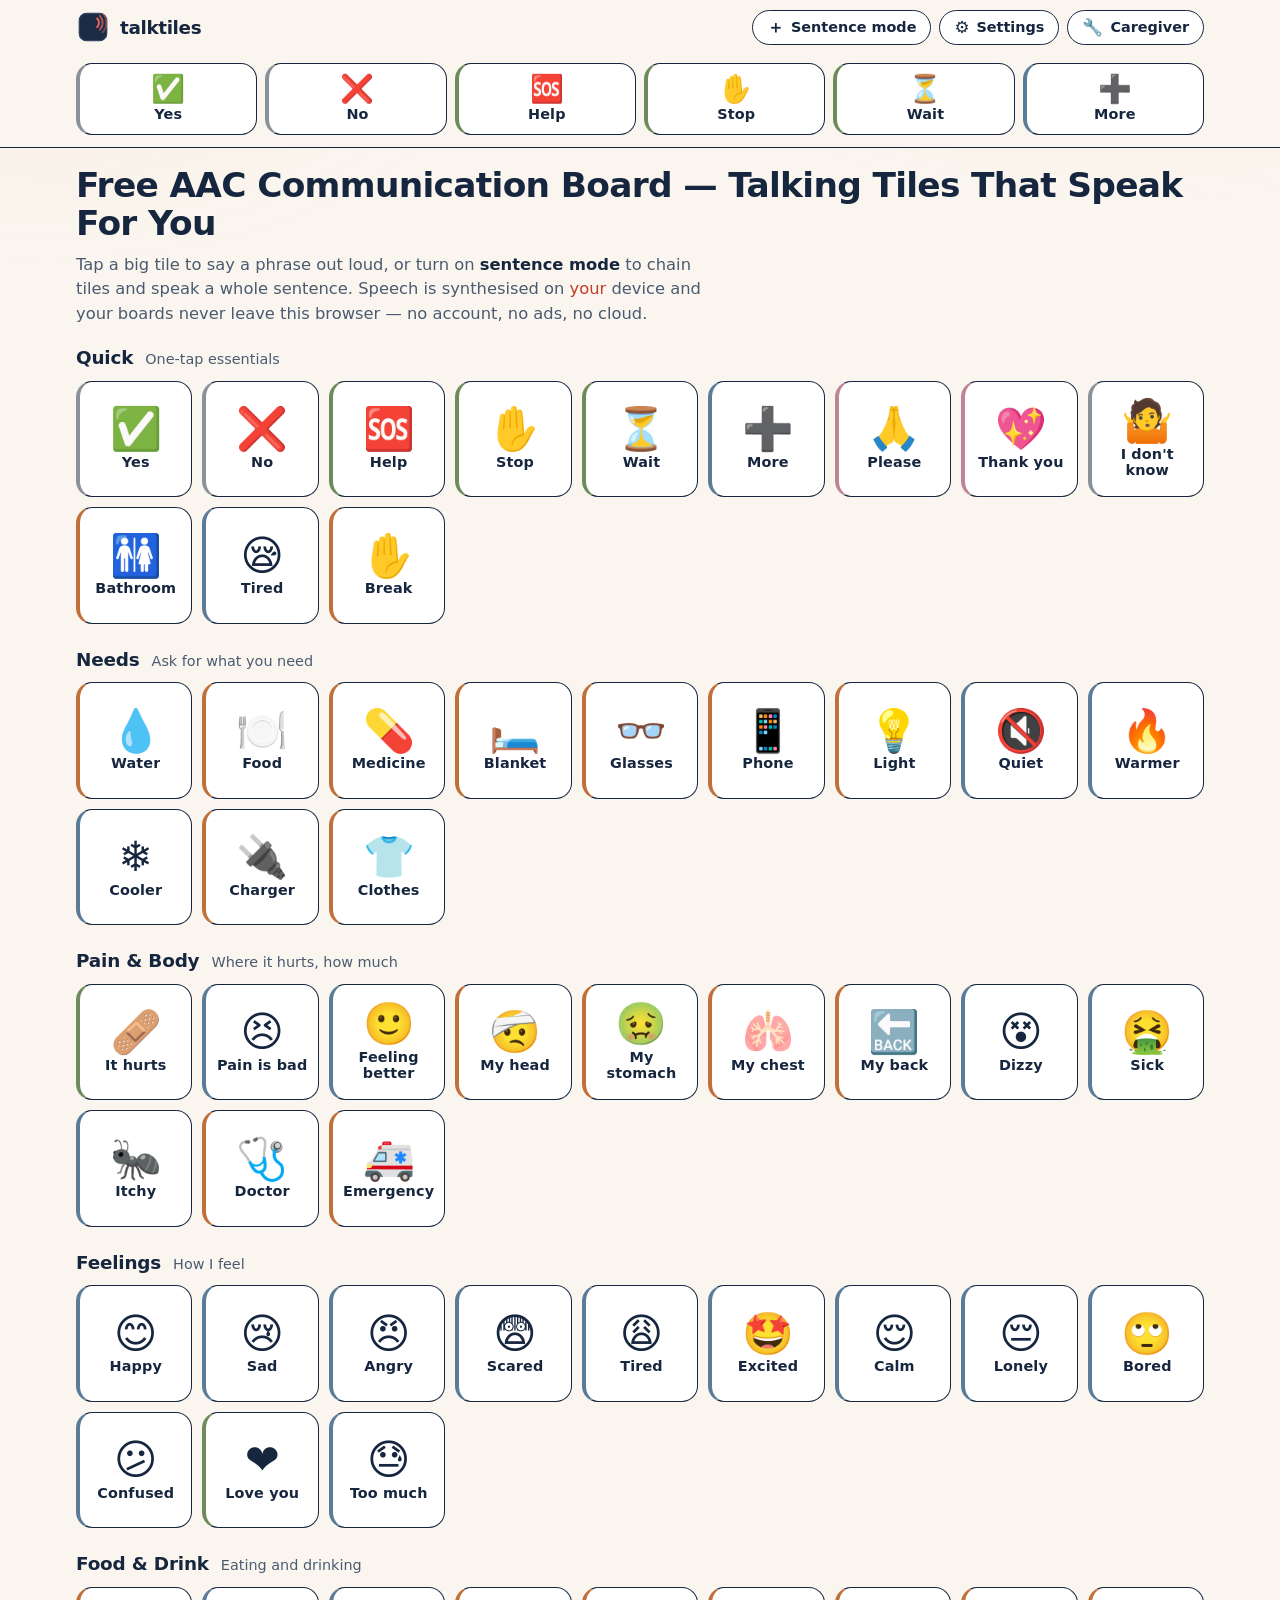
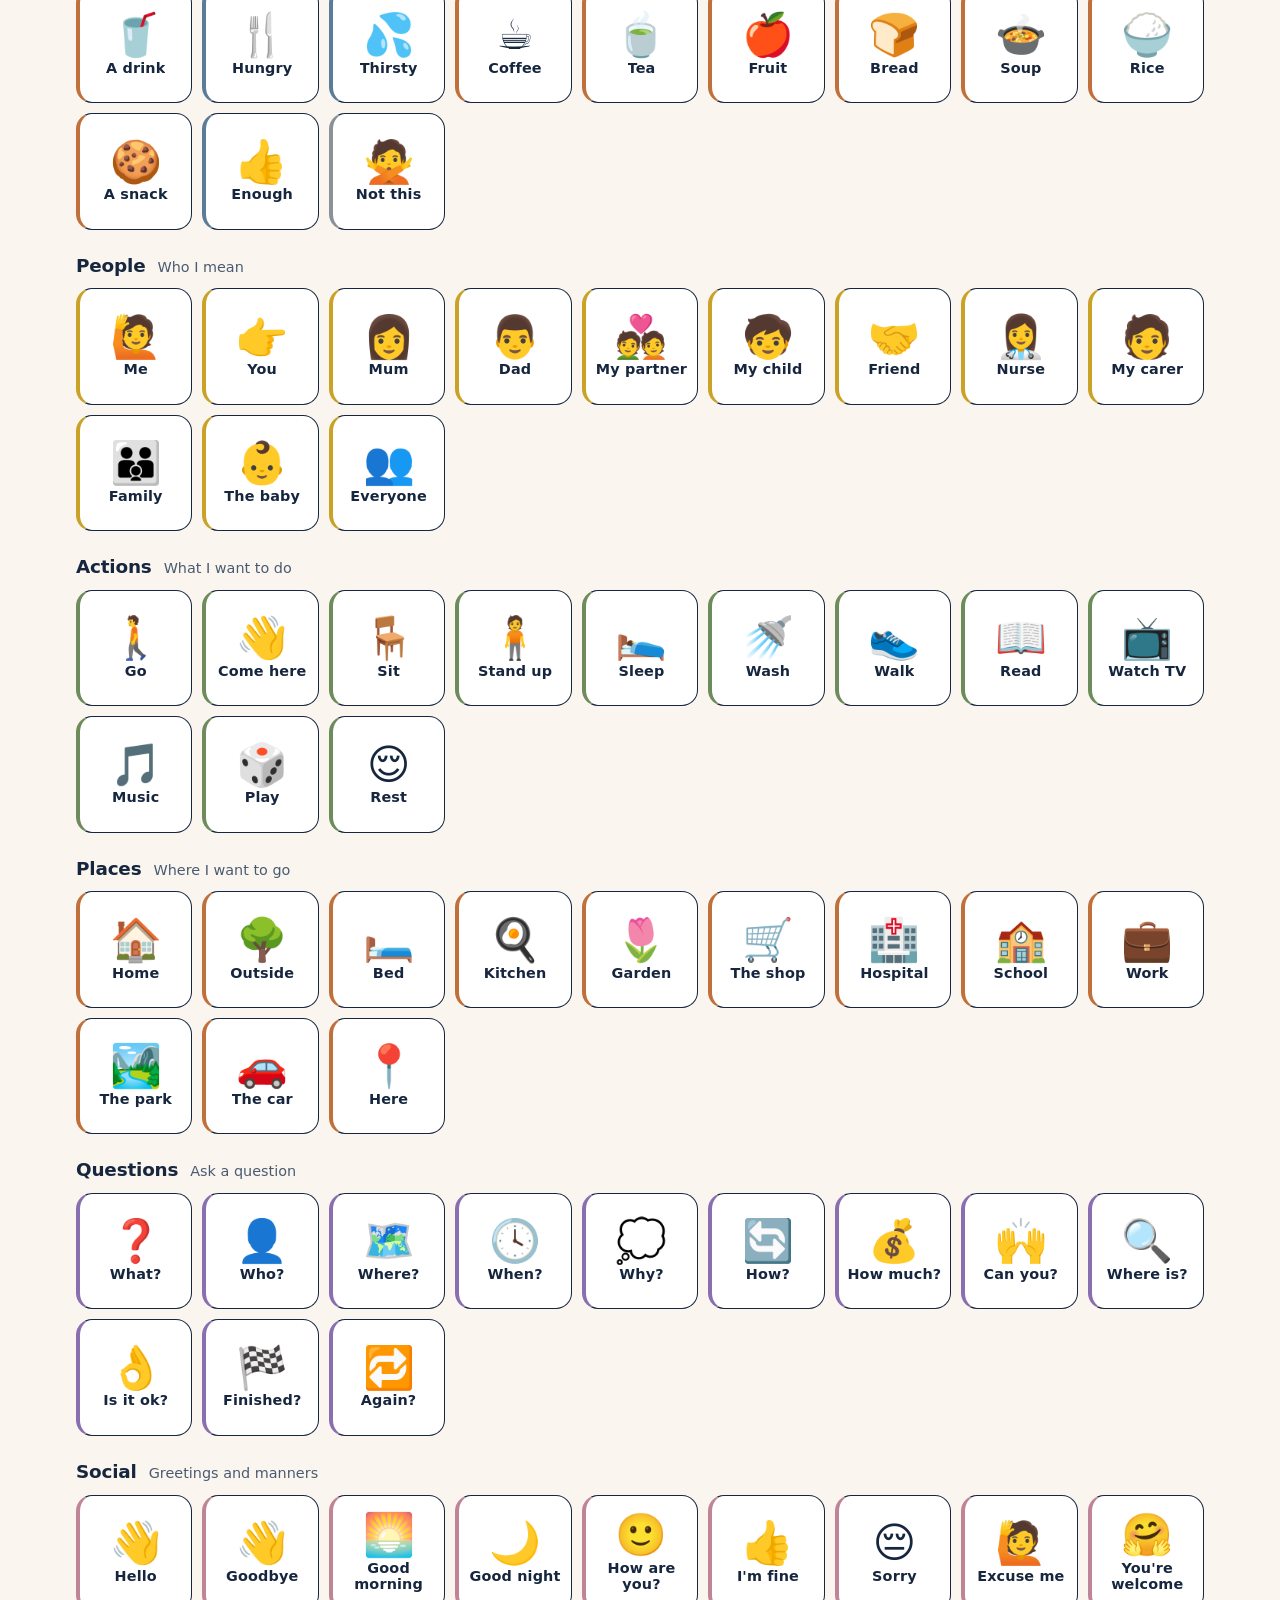
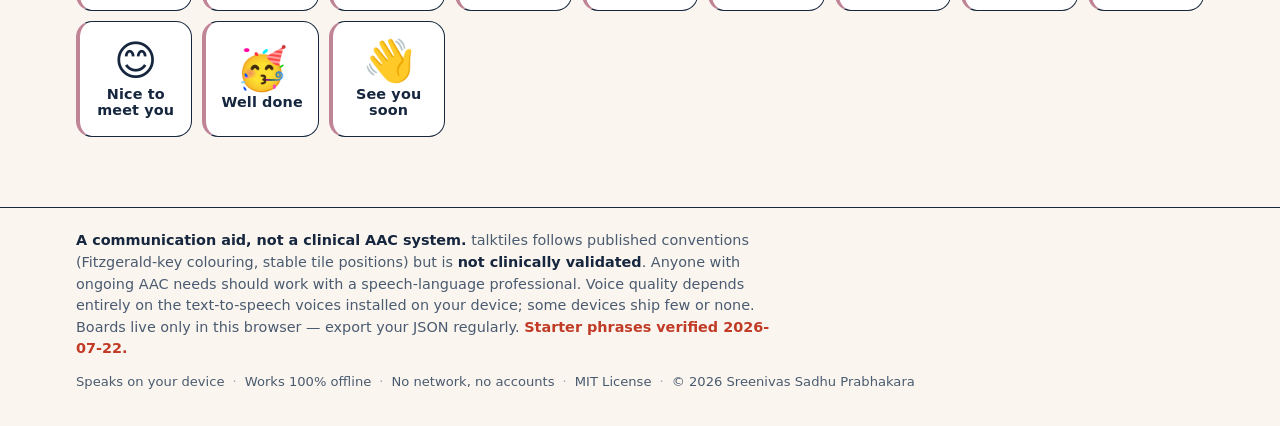
<file: index.html>
<!doctype html>
<html lang="en">
<head>
  <meta charset="utf-8">
  <meta name="viewport" content="width=device-width, initial-scale=1, viewport-fit=cover">
  <meta http-equiv="Content-Security-Policy" content="default-src 'self'; connect-src 'none'; img-src 'self' data:; base-uri 'none'; form-action 'none'; frame-ancestors 'none'; object-src 'none'">
  <title>talktiles — free AAC communication board that speaks for you</title>
  <meta name="description" content="A free, private AAC communication board: tap big emoji tiles that speak aloud on your device, or chain them into a sentence. No account, no ads, no cloud — your boards never leave your browser.">
  <meta name="color-scheme" content="dark light">
  <link rel="canonical" href="https://sreenivas-sadhu-prabhakara.github.io/talktiles/">
  <meta name="robots" content="index, follow, max-image-preview:large">
  <meta name="author" content="Sreenivas Sadhu Prabhakara">
  <meta name="keywords" content="free AAC communication board, talking tiles, tap to speak, text to speech board, AAC app, aphasia communication, non-speaking, speech generating, caregiver editable, offline AAC, private communication board">
  <meta name="theme-color" content="#0E1A2B" media="(prefers-color-scheme: dark)">
  <meta name="theme-color" content="#FAF6EF" media="(prefers-color-scheme: light)">

  <!-- Open Graph -->
  <meta property="og:type" content="website">
  <meta property="og:site_name" content="talktiles">
  <meta property="og:title" content="talktiles — free AAC communication board that speaks for you">
  <meta property="og:description" content="Tap big emoji tiles that speak aloud on your device, or chain them into a sentence. No account, no ads, no cloud — your boards never leave your browser.">
  <meta property="og:url" content="https://sreenivas-sadhu-prabhakara.github.io/talktiles/">
  <meta property="og:locale" content="en_US">
  <meta property="og:image" content="https://sreenivas-sadhu-prabhakara.github.io/talktiles/og-image.png">
  <meta property="og:image:width" content="1200">
  <meta property="og:image:height" content="630">
  <meta property="og:image:alt" content="talktiles — talking tiles that speak for you">

  <!-- Twitter -->
  <meta name="twitter:card" content="summary_large_image">
  <meta name="twitter:title" content="talktiles — free AAC communication board that speaks for you">
  <meta name="twitter:description" content="Tap big emoji tiles that speak aloud on your device, or chain them into a sentence. Private by construction — nothing leaves your browser.">
  <meta name="twitter:image" content="https://sreenivas-sadhu-prabhakara.github.io/talktiles/og-image.png">
  <meta name="twitter:image:alt" content="talktiles — talking tiles that speak for you">

  <link rel="stylesheet" href="styles.css">
  <link rel="icon" href="favicon.svg" type="image/svg+xml">
  <link rel="apple-touch-icon" href="apple-touch-icon.png">
  <link rel="manifest" href="manifest.webmanifest">

  <script type="application/ld+json">
  {
    "@context": "https://schema.org",
    "@type": "WebApplication",
    "name": "talktiles",
    "description": "A free, private AAC communication board. Tap big emoji tiles that speak aloud via on-device speech synthesis, or chain them into a sentence strip. Caregiver-editable, printable, works fully offline.",
    "url": "https://sreenivas-sadhu-prabhakara.github.io/talktiles/",
    "applicationCategory": "HealthApplication",
    "operatingSystem": "Any (modern web browser)",
    "browserRequirements": "Requires a modern web browser with JavaScript and at least one installed text-to-speech voice.",
    "isAccessibleForFree": true,
    "offers": { "@type": "Offer", "price": "0", "priceCurrency": "USD" },
    "license": "https://opensource.org/licenses/MIT",
    "author": { "@type": "Person", "name": "Sreenivas Sadhu Prabhakara" },
    "softwareVersion": "0.1.0",
    "featureList": [
      "Tap-to-speak emoji tiles using on-device speech synthesis",
      "120-phrase starter board across 10 categories",
      "Always-visible Quick bar: yes, no, help, stop, wait, more",
      "Sentence strip to chain tiles and speak a composed sentence",
      "Caregiver mode to add, edit, delete and reorder tiles",
      "Export and import the whole board as a JSON file",
      "Print-friendly paper backup of every board",
      "Runs 100% offline; nothing leaves your browser"
    ]
  }
  </script>
  <script type="application/ld+json">
  {
    "@context": "https://schema.org",
    "@type": "FAQPage",
    "mainEntity": [
      {
        "@type": "Question",
        "name": "Is talktiles private, and does it work offline?",
        "acceptedAnswer": {
          "@type": "Answer",
          "text": "Yes. talktiles runs entirely in your browser and its Content-Security-Policy sets connect-src to none, so the page cannot make any network request. Your boards, custom tiles and settings live only in this browser's local storage. Speech is synthesised on your own device. Once loaded it keeps working with no internet at all."
        }
      },
      {
        "@type": "Question",
        "name": "Why is there no voice input or speech recognition?",
        "acceptedAnswer": {
          "@type": "Answer",
          "text": "Browser speech recognition (for example Chrome's) sends your audio to the vendor's servers, which would break the privacy guarantee. So voice input is left out on purpose rather than faked. talktiles only speaks out, using local text-to-speech."
        }
      },
      {
        "@type": "Question",
        "name": "Is talktiles a clinical AAC system?",
        "acceptedAnswer": {
          "@type": "Answer",
          "text": "No. talktiles is a free communication aid that follows published conventions such as Fitzgerald-key colour coding and stable tile positions, but it is not clinically validated. Anyone with ongoing AAC needs should work with a speech-language professional."
        }
      },
      {
        "@type": "Question",
        "name": "Can a caregiver customise the tiles?",
        "acceptedAnswer": {
          "@type": "Answer",
          "text": "Yes. Long-press the gear and confirm to enter Caregiver mode, then add, edit, delete or reorder tiles and categories. New tiles are added to the end so existing tile positions stay motor-planning stable. Export the board as JSON to move it to another device."
        }
      }
    ]
  }
  </script>
</head>
<body>
  <a class="skip-link" href="#board">Skip to the board</a>

  <!-- ============ SENTENCE STRIP + QUICK BAR (sticky top) ============ -->
  <header class="top" id="top">
    <div class="top__row">
      <a class="brand" href="#top" aria-label="talktiles home">
        <svg class="brand__mark" viewBox="0 0 32 32" aria-hidden="true">
          <rect x="3" y="3" width="26" height="26" rx="7" fill="#1B2C47" stroke="#2C3F5F" stroke-width="1"/>
          <path d="M20 8a6 6 0 0 1 0 8" fill="none" stroke="#FF6B57" stroke-width="1.8" stroke-linecap="round"/>
          <path d="M22.5 5.5a9.5 9.5 0 0 1 0 13" fill="none" stroke="#FF6B57" stroke-width="1.8" stroke-linecap="round" opacity="0.66"/>
          <path d="M25 3a13 13 0 0 1 0 18" fill="none" stroke="#FF6B57" stroke-width="1.8" stroke-linecap="round" opacity="0.4"/>
        </svg>
        <span class="brand__word">talktiles</span>
      </a>

      <div class="top__actions">
        <button type="button" class="iconbtn" id="stripModeBtn" aria-pressed="false" title="Build a sentence by tapping tiles">
          <span class="iconbtn__glyph" aria-hidden="true">＋</span><span class="iconbtn__txt">Sentence mode</span>
        </button>
        <button type="button" class="iconbtn" id="settingsBtn" title="Voice and display settings">
          <span class="iconbtn__glyph" aria-hidden="true">⚙</span><span class="iconbtn__txt">Settings</span>
        </button>
        <button type="button" class="iconbtn iconbtn--gear" id="caregiverBtn"
                title="Long-press to enter Caregiver mode" aria-pressed="false">
          <span class="iconbtn__glyph" aria-hidden="true">🔧</span><span class="iconbtn__txt">Caregiver</span>
        </button>
      </div>
    </div>

    <!-- Sentence strip (shown in sentence mode) -->
    <div class="strip" id="strip" hidden aria-label="Sentence strip">
      <div class="strip__tiles" id="stripTiles" aria-live="polite"></div>
      <div class="strip__controls">
        <button type="button" class="btn btn--primary" id="speakStripBtn">🔊 Speak sentence</button>
        <button type="button" class="btn btn--ghost" id="backspaceBtn" aria-label="Remove last tile">⌫</button>
        <button type="button" class="btn btn--ghost" id="clearStripBtn">Clear</button>
      </div>
    </div>

    <!-- Always-visible Quick bar -->
    <nav class="quickbar" id="quickbar" aria-label="Quick phrases — always available"></nav>
  </header>

  <main id="board">
    <h1 class="pagetitle">Free AAC Communication Board — Talking Tiles That Speak For You</h1>
    <p class="lede">
      Tap a big tile to say a phrase out loud, or turn on <strong>sentence mode</strong> to chain tiles
      and speak a whole sentence. Speech is synthesised on <em>your</em> device and your boards never leave
      this browser — no account, no ads, no cloud.
    </p>

    <!-- caregiver-mode banner -->
    <div class="carebar" id="carebar" hidden role="status">
      <span class="carebar__dot" aria-hidden="true"></span>
      <span><strong>Caregiver mode is on.</strong> Tap a tile to edit it, or use the buttons on each category. Long-press the wrench again to leave.</span>
      <button type="button" class="btn btn--ghost" id="exitCareBtn">Done editing</button>
    </div>

    <!-- unsaved-edits nag -->
    <div class="nag" id="nag" hidden role="status">
      <span>You have edited your board. Export a backup so you don't lose it if this browser is cleared.</span>
      <button type="button" class="btn btn--primary" id="nagExportBtn">Export board (JSON)</button>
      <button type="button" class="btn btn--ghost" id="nagDismissBtn" aria-label="Dismiss reminder">Later</button>
    </div>

    <section class="board" id="categories" aria-label="Communication tiles by category"></section>
  </main>

  <!-- ============ SETTINGS PANEL (dialog) ============ -->
  <div class="modal" id="settingsModal" hidden>
    <div class="modal__scrim" data-close="settings"></div>
    <div class="modal__card" role="dialog" aria-modal="true" aria-labelledby="settingsTitle">
      <div class="modal__head">
        <h2 id="settingsTitle">Voice &amp; display</h2>
        <button type="button" class="modal__x" data-close="settings" aria-label="Close settings">✕</button>
      </div>
      <div class="modal__body">
        <div class="field">
          <label for="voiceSel">Voice</label>
          <select id="voiceSel"></select>
          <p class="field__hint" id="voiceHint"></p>
        </div>
        <label class="check">
          <input type="checkbox" id="remoteToggle">
          <span>Show remote voices — <em>synthesised by your browser vendor's servers</em>, not on-device.</span>
        </label>
        <div class="field">
          <label for="rate">Speed <span class="field__val" id="rateVal">1.0</span></label>
          <input type="range" id="rate" min="0.5" max="1.6" step="0.1" value="1">
        </div>
        <div class="field">
          <label for="pitch">Pitch <span class="field__val" id="pitchVal">1.0</span></label>
          <input type="range" id="pitch" min="0.5" max="1.6" step="0.1" value="1">
        </div>
        <div class="field">
          <label for="tileSize">Tile size</label>
          <div class="segmented" role="radiogroup" aria-label="Tile size">
            <label class="seg"><input type="radio" name="tileSize" value="0"><span>Small</span></label>
            <label class="seg"><input type="radio" name="tileSize" value="1" checked><span>Medium</span></label>
            <label class="seg"><input type="radio" name="tileSize" value="2"><span>Large</span></label>
          </div>
        </div>
        <button type="button" class="btn btn--primary btn--full" id="testSpeakBtn">🔊 Test this voice</button>

        <hr class="rule">
        <h3 class="subhead">Your board</h3>
        <div class="btnrow">
          <button type="button" class="btn btn--ghost" id="exportBtn">Export JSON</button>
          <button type="button" class="btn btn--ghost" id="importBtn">Import JSON</button>
          <button type="button" class="btn btn--ghost" id="printBtn">Print paper backup</button>
        </div>
        <input type="file" id="importFile" accept="application/json,.json" hidden>
        <button type="button" class="btn btn--danger btn--full" id="resetBtn">Reset to the starter board</button>
        <p class="field__hint" id="importMsg" aria-live="polite"></p>

        <p class="novoice-note">
          No voice input by design: browser speech <em>recognition</em> ships your audio to vendor
          servers, so it is excluded rather than faked. talktiles only speaks out.
        </p>
      </div>
    </div>
  </div>

  <!-- ============ TILE EDITOR (dialog) ============ -->
  <div class="modal" id="editModal" hidden>
    <div class="modal__scrim" data-close="edit"></div>
    <div class="modal__card" role="dialog" aria-modal="true" aria-labelledby="editTitle">
      <div class="modal__head">
        <h2 id="editTitle">Edit tile</h2>
        <button type="button" class="modal__x" data-close="edit" aria-label="Close editor">✕</button>
      </div>
      <div class="modal__body">
        <div class="field">
          <label>Emoji</label>
          <div class="emojigrid" id="emojiGrid" role="listbox" aria-label="Choose an emoji"></div>
          <p class="field__hint">Current: <span id="emojiCurrent" class="emojicur">🙂</span></p>
        </div>
        <div class="field">
          <label for="editLabel">Label <span class="field__val">(max 20)</span></label>
          <input type="text" id="editLabel" maxlength="20" autocomplete="off">
        </div>
        <div class="field">
          <label for="editSpeak">Spoken phrase</label>
          <input type="text" id="editSpeak" autocomplete="off" placeholder="I want a drink of water, please">
          <p class="field__hint">Plain letters and basic punctuation only, so the voice reads it cleanly.</p>
        </div>
        <div class="field">
          <label for="editStrip">Short word for sentences <span class="field__val">(max 20)</span></label>
          <input type="text" id="editStrip" maxlength="20" autocomplete="off" placeholder="water">
        </div>
        <div class="field">
          <label for="editFitz">Colour tag (Fitzgerald key)</label>
          <select id="editFitz"></select>
        </div>
        <p class="field__hint field__err" id="editErr" aria-live="assertive"></p>
        <div class="btnrow">
          <button type="button" class="btn btn--primary" id="saveTileBtn">Save tile</button>
          <button type="button" class="btn btn--danger" id="deleteTileBtn">Delete tile</button>
        </div>
      </div>
    </div>
  </div>

  <!-- toast for confirmations -->
  <div class="toast" id="toast" role="status" aria-live="polite" hidden></div>

  <!-- ============ FOOTER ============ -->
  <footer class="foot">
    <div class="foot__inner">
      <p class="foot__disclaimer">
        <strong>A communication aid, not a clinical AAC system.</strong> talktiles follows published
        conventions (Fitzgerald-key colouring, stable tile positions) but is <strong>not clinically
        validated</strong>. Anyone with ongoing AAC needs should work with a speech-language professional.
        Voice quality depends entirely on the text-to-speech voices installed on your device; some devices
        ship few or none. Boards live only in this browser — export your JSON regularly.
        <span class="foot__verified">Starter phrases verified 2026-07-22.</span>
      </p>
      <p class="foot__meta">
        <span>Speaks on your device</span><span class="foot__dot">·</span>
        <span>Works 100% offline</span><span class="foot__dot">·</span>
        <span>No network, no accounts</span><span class="foot__dot">·</span>
        <span>MIT License</span><span class="foot__dot">·</span>
        <span>© 2026 Sreenivas Sadhu Prabhakara</span>
      </p>
    </div>
  </footer>

  <script src="data/corpus.js" defer></script>
  <script src="data/engine.js" defer></script>
  <script src="app.js" defer></script>
</body>
</html>
</file>
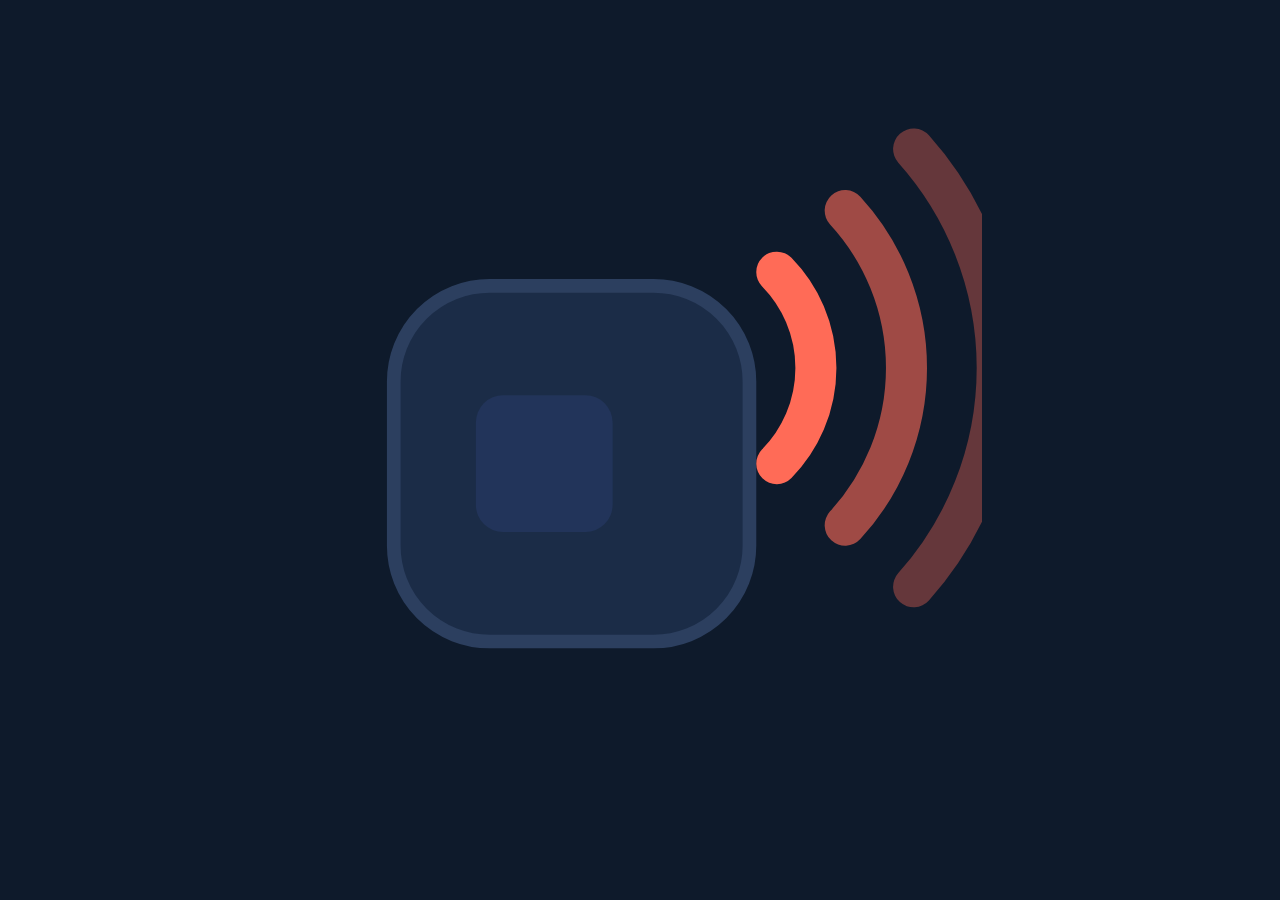
<file: assets/icon.html>
<!doctype html>
<html lang="en">
<head>
<meta charset="utf-8">
<style>
  * { box-sizing: border-box; margin: 0; padding: 0; }
  html, body { width: 100%; height: 100%; overflow: hidden; background: #0E1A2B; }
  body { display: grid; place-items: center; }
  /* 12% safe padding -> art fills middle 76vmin */
  .art { width: 76vmin; height: 76vmin; display: block; }
</style>
</head>
<body>
  <svg class="art" viewBox="0 0 100 100" aria-hidden="true">
    <rect x="14" y="26" width="52" height="52" rx="14" fill="#1B2C47" stroke="#2C3F5F" stroke-width="2"/>
    <rect x="26" y="42" width="20" height="20" rx="4" fill="#22345A"/>
    <path d="M70 24a20 20 0 0 1 0 28" fill="none" stroke="#FF6B57" stroke-width="6" stroke-linecap="round"/>
    <path d="M80 15a34 34 0 0 1 0 46" fill="none" stroke="#FF6B57" stroke-width="6" stroke-linecap="round" opacity="0.6"/>
    <path d="M90 6a48 48 0 0 1 0 64" fill="none" stroke="#FF6B57" stroke-width="6" stroke-linecap="round" opacity="0.36"/>
  </svg>
</body>
</html>
</file>
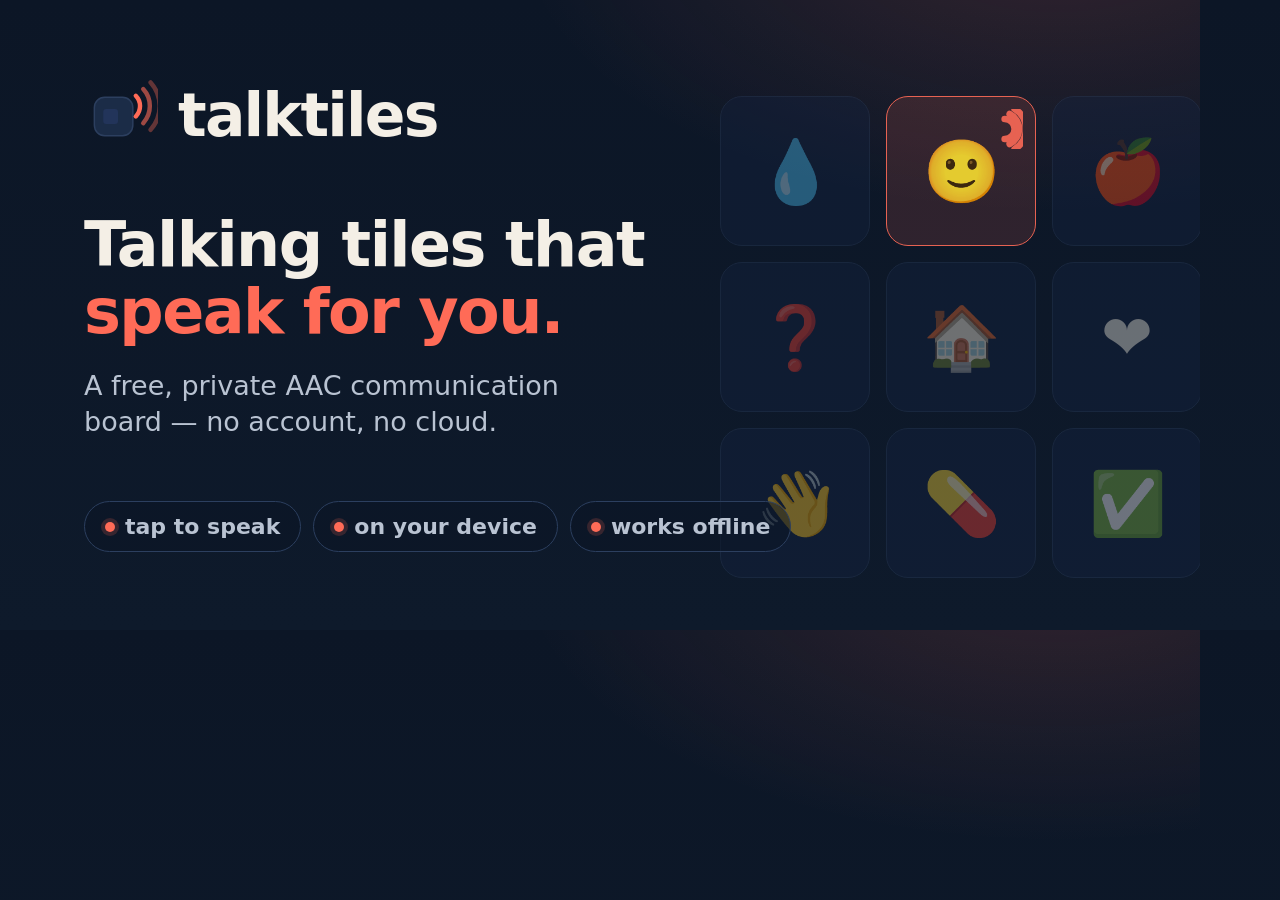
<file: assets/og.html>
<!doctype html>
<html lang="en">
<head>
<meta charset="utf-8">
<style>
  :root {
    --bg: #0E1A2B; --tile: #1B2C47; --tile-dim: #172440; --line: #2C3F5F;
    --ink: #F4EFE6; --ink-dim: #B9C3D2; --coral: #FF6B57;
    --sans: -apple-system, "Segoe UI", Roboto, "Noto Sans", system-ui, Helvetica, Arial, sans-serif;
  }
  * { box-sizing: border-box; margin: 0; padding: 0; }
  html, body { width: 1200px; height: 630px; overflow: hidden; }
  body {
    position: relative; font-family: var(--sans); color: var(--ink);
    background:
      radial-gradient(900px 480px at 88% -12%, rgba(255,107,87,0.16), transparent 60%),
      linear-gradient(180deg, #0c1626 0%, #0E1A2B 100%);
    -webkit-font-smoothing: antialiased;
  }
  .frame { position: absolute; inset: 0; padding: 78px 84px; display: flex; flex-direction: column; justify-content: space-between; }

  .brand { display: flex; align-items: center; gap: 20px; }
  .brand svg { width: 74px; height: 74px; }
  .wordmark { font-size: 60px; font-weight: 800; letter-spacing: -0.03em; }

  .headline { max-width: 660px; }
  .headline h1 { font-size: 62px; font-weight: 800; line-height: 1.08; letter-spacing: -0.025em; }
  .headline .accent { color: var(--coral); }
  .headline p { margin-top: 22px; font-size: 27px; font-weight: 500; color: var(--ink-dim); line-height: 1.35; max-width: 30ch; }

  .chips { display: flex; gap: 12px; }
  .chip {
    display: inline-flex; align-items: center; gap: 10px;
    padding: 12px 20px; border: 1px solid var(--line); border-radius: 999px;
    background: rgba(11,21,36,0.5); font-size: 22px; font-weight: 600; color: var(--ink-dim);
  }
  .chip .dot { width: 10px; height: 10px; border-radius: 50%; background: var(--coral); box-shadow: 0 0 0 4px rgba(255,107,87,0.18); }

  /* dimmed tile field on the right, with one coral tile mid-speech */
  .field { position: absolute; right: -40px; top: 96px; width: 520px; display: grid; grid-template-columns: repeat(3, 150px); gap: 16px; opacity: 0.9; }
  .t {
    width: 150px; height: 150px; border-radius: 22px;
    background: var(--tile-dim); border: 1px solid var(--line);
    display: flex; align-items: center; justify-content: center; font-size: 62px; position: relative;
  }
  .t.dim { opacity: 0.45; }
  .t.live { background: rgba(255,107,87,0.16); border-color: var(--coral); }
  .t .arcs { position: absolute; top: 12px; right: 12px; width: 40px; height: 40px; }
  .t .arcs path { fill: none; stroke: var(--coral); stroke-width: 4; stroke-linecap: round; }
</style>
</head>
<body>
  <!-- dimmed tile grid with one tile mid-speech -->
  <div class="field" aria-hidden="true">
    <div class="t dim">💧</div>
    <div class="t live">🙂
      <svg class="arcs" viewBox="0 0 24 24"><path d="M13 6a6 6 0 0 1 0 12"/><path d="M16 3a10 10 0 0 1 0 18"/><path d="M19 0a14 14 0 0 1 0 24"/></svg>
    </div>
    <div class="t dim">🍎</div>
    <div class="t dim">❓</div>
    <div class="t dim">🏠</div>
    <div class="t dim">❤️</div>
    <div class="t dim">👋</div>
    <div class="t dim">💊</div>
    <div class="t dim">✅</div>
  </div>

  <div class="frame">
    <div class="brand">
      <svg viewBox="0 0 100 100" aria-hidden="true">
        <rect x="14" y="26" width="52" height="52" rx="14" fill="#1B2C47" stroke="#2C3F5F" stroke-width="2"/>
        <rect x="26" y="42" width="20" height="20" rx="4" fill="#22345A"/>
        <path d="M70 24a20 20 0 0 1 0 28" fill="none" stroke="#FF6B57" stroke-width="6" stroke-linecap="round"/>
        <path d="M80 15a34 34 0 0 1 0 46" fill="none" stroke="#FF6B57" stroke-width="6" stroke-linecap="round" opacity="0.6"/>
        <path d="M90 6a48 48 0 0 1 0 64" fill="none" stroke="#FF6B57" stroke-width="6" stroke-linecap="round" opacity="0.36"/>
      </svg>
      <span class="wordmark">talktiles</span>
    </div>

    <div class="headline">
      <h1>Talking tiles that<br><span class="accent">speak for you.</span></h1>
      <p>A free, private AAC communication board — no account, no cloud.</p>
    </div>

    <div class="chips">
      <span class="chip"><span class="dot"></span>tap to speak</span>
      <span class="chip"><span class="dot"></span>on your device</span>
      <span class="chip"><span class="dot"></span>works offline</span>
    </div>
  </div>
</body>
</html>
</file>
<file: styles.css>
/* ============================================================
   talktiles — the speaking tile. Midnight navy + coral sound-arcs.
   System sans only, no serif or display faces anywhere.
   Light + dark via custom properties; both AA-legible.
   ============================================================ */

:root {
  /* dark (default) */
  --bg:        #0E1A2B;   /* midnight navy */
  --bg2:       #0B1524;
  --tile:      #1B2C47;   /* deep slate tile face */
  --tile2:     #22345A;
  --tile-hi:   #24375A;
  --line:      #2C3F5F;
  --ink:       #F4EFE6;   /* warm off-white */
  --ink-dim:   #B9C3D2;
  --coral:     #FF6B57;   /* speak actions, sound-arcs, active strip */
  --coral-press:#E0503D;
  --coral-ink: #2A0E09;   /* text on coral (AA on #FF6B57) */
  --danger:    #FF7A66;   /* AA as text on navy bg (6.85:1) and tile (5.49:1) */
  --danger-ink:#2A0E09;   /* dark text on the light-red danger fill (7.06:1) */

  /* Fitzgerald key edge-stripes (muted, 4px) — mirrors data/corpus.js FITZ */
  --fitz-people:     #C9A227;
  --fitz-action:     #6E8B5B;
  --fitz-descriptor: #5B7C99;
  --fitz-noun:       #C0703B;
  --fitz-social:     #C08497;
  --fitz-question:   #8A6FB0;
  --fitz-misc:       #8A9299;

  --sans: -apple-system, "Segoe UI", Roboto, "Noto Sans", system-ui, Helvetica, Arial, sans-serif;

  --radius: 16px;
  --radius-sm: 10px;
  --wrap: 1160px;
  --tile-min: 104px;
  --ease: cubic-bezier(0.22, 0.61, 0.36, 1);
  --shadow: 0 16px 40px -26px rgba(0,0,0,0.8);
}

@media (prefers-color-scheme: light) {
  :root {
    --bg:        #FAF6EF;  /* warm paper */
    --bg2:       #F1EADF;
    --tile:      #FFFFFF;
    --tile2:     #FBF7F0;
    --tile-hi:   #FFF3EE;
    --line:      #16263E;  /* navy borders */
    --ink:       #16263E;  /* navy text */
    --ink-dim:   #4A5A70;
    --coral:     #C13B27;  /* darker coral: AA as white-on (5.35) and on-paper text (4.97) */
    --coral-press:#A83322;
    --coral-ink: #FFFFFF;
    --danger:    #C23E2C;
    --danger-ink:#FFFFFF;
    --shadow: 0 14px 34px -26px rgba(22,38,62,0.4);
  }
}

* { box-sizing: border-box; }
[hidden] { display: none !important; }
html { -webkit-text-size-adjust: 100%; }
body {
  margin: 0;
  background: var(--bg);
  color: var(--ink);
  font-family: var(--sans);
  font-size: 16px;
  line-height: 1.5;
  font-variant-numeric: tabular-nums;
  -webkit-font-smoothing: antialiased;
  text-rendering: optimizeLegibility;
}
body.modal-open { overflow: hidden; }

h1, h2, h3 { margin: 0; font-weight: 800; letter-spacing: -0.01em; line-height: 1.12; }
p { margin: 0; }
em { font-style: normal; color: var(--coral); }

/* ambient depth so flat navy never reads dead */
body::before {
  content: ""; position: fixed; inset: 0; z-index: -1; pointer-events: none;
  background:
    radial-gradient(900px 480px at 88% -10%, rgba(255,107,87,0.10), transparent 62%),
    radial-gradient(760px 420px at 4% 2%, rgba(255,107,87,0.05), transparent 60%);
}

.skip-link {
  position: absolute; left: 12px; top: -60px;
  background: var(--coral); color: var(--coral-ink);
  padding: 10px 16px; border-radius: 10px; font-weight: 800;
  z-index: 200; transition: top 0.18s var(--ease); text-decoration: none;
}
.skip-link:focus { top: 12px; }

a:focus-visible, button:focus-visible, input:focus-visible,
select:focus-visible, [tabindex]:focus-visible,
.seg:focus-within {
  outline: 3px solid var(--coral);
  outline-offset: 2px;
  border-radius: 8px;
}

/* ============ TOP BAR ============ */
.top {
  position: sticky; top: 0; z-index: 60;
  background: color-mix(in srgb, var(--bg) 92%, transparent);
  -webkit-backdrop-filter: blur(8px); backdrop-filter: blur(8px);
  border-bottom: 1px solid var(--line);
}
.top__row {
  max-width: var(--wrap); margin: 0 auto;
  display: flex; align-items: center; justify-content: space-between;
  gap: 12px; padding: 10px 16px;
}
.brand { display: inline-flex; align-items: center; gap: 10px; text-decoration: none; color: var(--ink); }
.brand__mark { width: 34px; height: 34px; }
.brand__word { font-weight: 800; font-size: 1.15rem; letter-spacing: -0.02em; }
.top__actions { display: flex; gap: 8px; flex-wrap: wrap; }

.iconbtn {
  display: inline-flex; align-items: center; gap: 7px;
  background: var(--tile); color: var(--ink);
  border: 1px solid var(--line); border-radius: 999px;
  padding: 8px 14px; font-size: 0.9rem; font-weight: 600; cursor: pointer;
  font-family: inherit;
}
.iconbtn:hover { background: var(--tile-hi); }
.iconbtn[aria-pressed="true"] { background: var(--coral); color: var(--coral-ink); border-color: var(--coral); }
.iconbtn__glyph { font-size: 1.05rem; line-height: 1; }
@media (max-width: 560px) { .iconbtn__txt { display: none; } .iconbtn { padding: 9px 12px; } }

/* sentence strip */
.strip {
  max-width: var(--wrap); margin: 0 auto;
  padding: 10px 16px 14px;
  display: flex; gap: 12px; align-items: center; flex-wrap: wrap;
  border-top: 1px dashed var(--line);
}
.strip__tiles {
  flex: 1 1 260px; min-height: 44px;
  display: flex; gap: 8px; flex-wrap: wrap; align-items: center;
  background: var(--tile); border: 1px solid var(--line);
  border-radius: var(--radius-sm); padding: 8px 10px;
}
.strip__placeholder { color: var(--ink-dim); font-size: 0.95rem; }
.strip__controls { display: flex; gap: 8px; }

.chip {
  display: inline-flex; align-items: center; gap: 4px;
  background: var(--tile2); color: var(--ink);
  border: 1px solid var(--line);
  border-left: 4px solid var(--fitz-misc);
  border-radius: 8px; padding: 6px 10px; font-weight: 700; font-size: 0.95rem;
}

/* quick bar */
.quickbar {
  max-width: var(--wrap); margin: 0 auto;
  display: grid; grid-template-columns: repeat(6, 1fr);
  gap: 8px; padding: 8px 16px 12px;
}
@media (max-width: 560px) { .quickbar { grid-template-columns: repeat(3, 1fr); } }

/* ============ MAIN ============ */
main { max-width: var(--wrap); margin: 0 auto; padding: 18px 16px 40px; }
.pagetitle { font-size: clamp(1.5rem, 4vw, 2.15rem); font-weight: 800; letter-spacing: -0.02em; }
.lede { margin-top: 10px; max-width: 62ch; color: var(--ink-dim); font-size: 1.02rem; }
.lede strong { color: var(--ink); }

.carebar, .nag {
  display: flex; align-items: center; gap: 12px; flex-wrap: wrap;
  margin-top: 16px; padding: 12px 14px; border-radius: var(--radius-sm);
  border: 1px solid var(--coral); background: color-mix(in srgb, var(--coral) 12%, var(--bg));
  font-size: 0.95rem;
}
.carebar__dot { width: 10px; height: 10px; border-radius: 50%; background: var(--coral); flex: none;
  box-shadow: 0 0 0 4px color-mix(in srgb, var(--coral) 30%, transparent); }
.nag { border-color: var(--line); background: var(--tile); }
.carebar span, .nag span { flex: 1 1 240px; }

/* ============ CATEGORY GRID ============ */
.board { margin-top: 22px; display: flex; flex-direction: column; gap: 26px; }
.cat__head { display: flex; align-items: baseline; gap: 12px; flex-wrap: wrap; margin-bottom: 10px; }
.cat__title { font-size: 1.15rem; font-weight: 800; }
.cat__blurb { color: var(--ink-dim); font-size: 0.9rem; }

.cat__grid {
  display: grid;
  grid-template-columns: repeat(auto-fill, minmax(var(--tile-min), 1fr));
  gap: 10px;
}
.cat__grid.tsz-0 { --tile-min: 84px; }
.cat__grid.tsz-1 { --tile-min: 104px; }
.cat__grid.tsz-2 { --tile-min: 132px; }

.tilewrap { position: relative; }

/* ============ THE SPEAKING TILE ============ */
.tile {
  position: relative; width: 100%;
  min-height: 96px; aspect-ratio: 1 / 1;
  display: flex; flex-direction: column; align-items: center; justify-content: center;
  gap: 4px; text-align: center;
  background: var(--tile); color: var(--ink);
  border: 1px solid var(--line);
  border-left: 4px solid var(--fitz-misc);
  border-radius: var(--radius);
  cursor: pointer; font-family: inherit;
  padding: 10px 8px;
  transition: transform 0.08s var(--ease), background 0.15s var(--ease);
  overflow: hidden;
}
.tsz-2 .tile { min-height: 128px; }
.tsz-0 .tile { min-height: 82px; }
.tile:hover { background: var(--tile-hi); }
.tile:active { transform: scale(0.96); background: var(--tile2); }
.tile--quick { aspect-ratio: auto; min-height: 72px; }

.tile__emoji { font-size: clamp(2rem, 6vw, 2.6rem); line-height: 1; }
.tile--quick .tile__emoji { font-size: 1.7rem; }
.tile__label {
  font-weight: 700; font-size: 0.9rem; letter-spacing: 0.01em;
  color: var(--ink); max-width: 100%; overflow: hidden; text-overflow: ellipsis;
  display: -webkit-box; -webkit-line-clamp: 2; -webkit-box-orient: vertical;
}
.tsz-0 .tile__label { font-size: 0.78rem; }

/* Fitzgerald edge-stripe colours */
.fitz-people     { border-left-color: var(--fitz-people); }
.fitz-action     { border-left-color: var(--fitz-action); }
.fitz-descriptor { border-left-color: var(--fitz-descriptor); }
.fitz-noun       { border-left-color: var(--fitz-noun); }
.fitz-social     { border-left-color: var(--fitz-social); }
.fitz-question   { border-left-color: var(--fitz-question); }
.fitz-misc       { border-left-color: var(--fitz-misc); }

/* sound-arcs motif — top-right, pulse when speaking */
.tile__arcs {
  position: absolute; top: 8px; right: 8px; width: 24px; height: 24px;
  opacity: 0; pointer-events: none;
}
.tile__arcs svg { width: 100%; height: 100%; }
.tile__arcs path { fill: none; stroke: var(--coral); stroke-width: 2; stroke-linecap: round; }
.tile.is-speaking { border-color: var(--coral); background: color-mix(in srgb, var(--coral) 14%, var(--tile)); }
.tile.is-speaking .tile__arcs { animation: arcs 0.65s var(--ease); }
@keyframes arcs {
  0%   { opacity: 0; transform: scale(0.6); }
  40%  { opacity: 1; }
  100% { opacity: 0; transform: scale(1.25); }
}

/* caregiver per-tile tools */
.tilewrap__tools { display: flex; gap: 4px; justify-content: center; margin-top: 5px; }
.minibtn {
  background: var(--tile2); color: var(--ink); border: 1px solid var(--line);
  border-radius: 7px; padding: 4px 8px; font-size: 0.85rem; cursor: pointer; font-family: inherit;
}
.minibtn:hover { background: var(--coral); color: var(--coral-ink); border-color: var(--coral); }

/* ============ BUTTONS ============ */
.btn {
  font-family: inherit; font-weight: 700; font-size: 0.95rem;
  border-radius: 10px; padding: 10px 16px; cursor: pointer; border: 1px solid var(--line);
  background: var(--tile); color: var(--ink);
}
.btn:hover { background: var(--tile-hi); }
.btn--primary { background: var(--coral); color: var(--coral-ink); border-color: var(--coral); }
.btn--primary:hover { background: var(--coral-press); }
.btn--ghost { background: transparent; }
.btn--danger { background: transparent; color: var(--danger); border-color: var(--danger); }
.btn--danger:hover { background: var(--danger); color: var(--danger-ink); }
.btn--full { width: 100%; margin-top: 6px; }
.btn--sm { padding: 6px 12px; font-size: 0.85rem; }
.btnrow { display: flex; gap: 8px; flex-wrap: wrap; }

/* ============ MODALS ============ */
.modal { position: fixed; inset: 0; z-index: 120; display: grid; place-items: center; padding: 16px; }
.modal[hidden] { display: none; }
.modal__scrim { position: absolute; inset: 0; background: rgba(6,12,22,0.66); }
.modal__card {
  position: relative; z-index: 1; width: min(560px, 100%);
  max-height: 88vh; overflow: auto;
  background: var(--bg); border: 1px solid var(--line);
  border-radius: var(--radius); box-shadow: var(--shadow);
}
.modal__head {
  display: flex; align-items: center; justify-content: space-between;
  padding: 16px 18px; border-bottom: 1px solid var(--line);
  position: sticky; top: 0; background: var(--bg);
}
.modal__head h2 { font-size: 1.15rem; }
.modal__x { background: none; border: none; color: var(--ink); font-size: 1.2rem; cursor: pointer; padding: 4px 8px; }
.modal__body { padding: 18px; display: flex; flex-direction: column; gap: 14px; }

.field { display: flex; flex-direction: column; gap: 6px; }
.field label { font-weight: 700; font-size: 0.92rem; }
.field__val { color: var(--ink-dim); font-weight: 500; }
.field__hint { color: var(--ink-dim); font-size: 0.85rem; }
.field__err { color: var(--danger); font-weight: 700; }
.field input[type="text"], .field select {
  font-family: inherit; font-size: 1rem; padding: 10px 12px;
  background: var(--tile); color: var(--ink); border: 1px solid var(--line); border-radius: 9px;
}
input[type="range"] { accent-color: var(--coral); width: 100%; }
.check { display: flex; gap: 10px; align-items: flex-start; font-size: 0.92rem; }
.check input { margin-top: 3px; accent-color: var(--coral); }
.rule { border: none; border-top: 1px solid var(--line); margin: 6px 0; }
.subhead { font-size: 1rem; font-weight: 800; }
.novoice-note {
  font-size: 0.85rem; color: var(--ink-dim);
  border-left: 3px solid var(--fitz-question); padding-left: 10px;
}

/* segmented control */
.segmented { display: inline-flex; background: var(--tile); border: 1px solid var(--line); border-radius: 10px; padding: 3px; gap: 3px; }
.seg { position: relative; }
.seg input { position: absolute; opacity: 0; inset: 0; cursor: pointer; }
.seg span { display: block; padding: 7px 14px; border-radius: 8px; font-weight: 700; font-size: 0.9rem; }
.seg input:checked + span { background: var(--coral); color: var(--coral-ink); }

/* emoji picker grid */
.emojigrid { display: grid; grid-template-columns: repeat(auto-fill, minmax(44px, 1fr)); gap: 6px; max-height: 200px; overflow: auto; padding: 4px; border: 1px solid var(--line); border-radius: 10px; }
.emojigrid__b { font-size: 1.5rem; background: var(--tile); border: 1px solid transparent; border-radius: 8px; padding: 6px; cursor: pointer; }
.emojigrid__b:hover { background: var(--tile-hi); }
.emojigrid__b.is-sel { border-color: var(--coral); background: color-mix(in srgb, var(--coral) 16%, var(--tile)); }
.emojicur { font-size: 1.4rem; }

/* toast */
.toast {
  position: fixed; left: 50%; bottom: 22px; transform: translateX(-50%) translateY(12px);
  background: var(--tile); color: var(--ink); border: 1px solid var(--coral);
  border-radius: 10px; padding: 10px 16px; font-weight: 700; z-index: 300;
  opacity: 0; transition: opacity 0.2s var(--ease), transform 0.2s var(--ease); box-shadow: var(--shadow);
}
.toast.show { opacity: 1; transform: translateX(-50%) translateY(0); }

/* ============ FOOTER ============ */
.foot { border-top: 1px solid var(--line); margin-top: 30px; }
.foot__inner { max-width: var(--wrap); margin: 0 auto; padding: 22px 16px 34px; }
.foot__disclaimer { color: var(--ink-dim); font-size: 0.9rem; max-width: 78ch; }
.foot__disclaimer strong { color: var(--ink); }
.foot__verified { color: var(--coral); font-weight: 700; }
.foot__meta { margin-top: 12px; color: var(--ink-dim); font-size: 0.82rem; display: flex; gap: 8px; flex-wrap: wrap; }
.foot__dot { opacity: 0.5; }

/* ============ REDUCED MOTION ============ */
@media (prefers-reduced-motion: reduce) {
  * { animation-duration: 0.001ms !important; transition-duration: 0.001ms !important; }
  .tile.is-speaking .tile__arcs { opacity: 1; }
}

/* ============ PRINT — paper backup ============ */
@media print {
  :root {
    --bg: #fff; --tile: #fff; --tile2: #fff; --ink: #000; --ink-dim: #333; --line: #000; --coral: #000; --coral-ink: #fff;
  }
  body::before, .top__actions, .strip__controls, .carebar, .nag, .modal, .toast, .tilewrap__tools, .lede { display: none !important; }
  .top { position: static; border: none; }
  .quickbar { grid-template-columns: repeat(6, 1fr); }
  .tile { border: 1.5px solid #000; box-shadow: none; page-break-inside: avoid; }
  .tile__arcs { display: none; }
  .cat { page-break-inside: avoid; }
  .pagetitle { font-size: 1.4rem; }
  a[href]::after { content: ""; }
  .foot__meta { display: none; }
}
</file>
